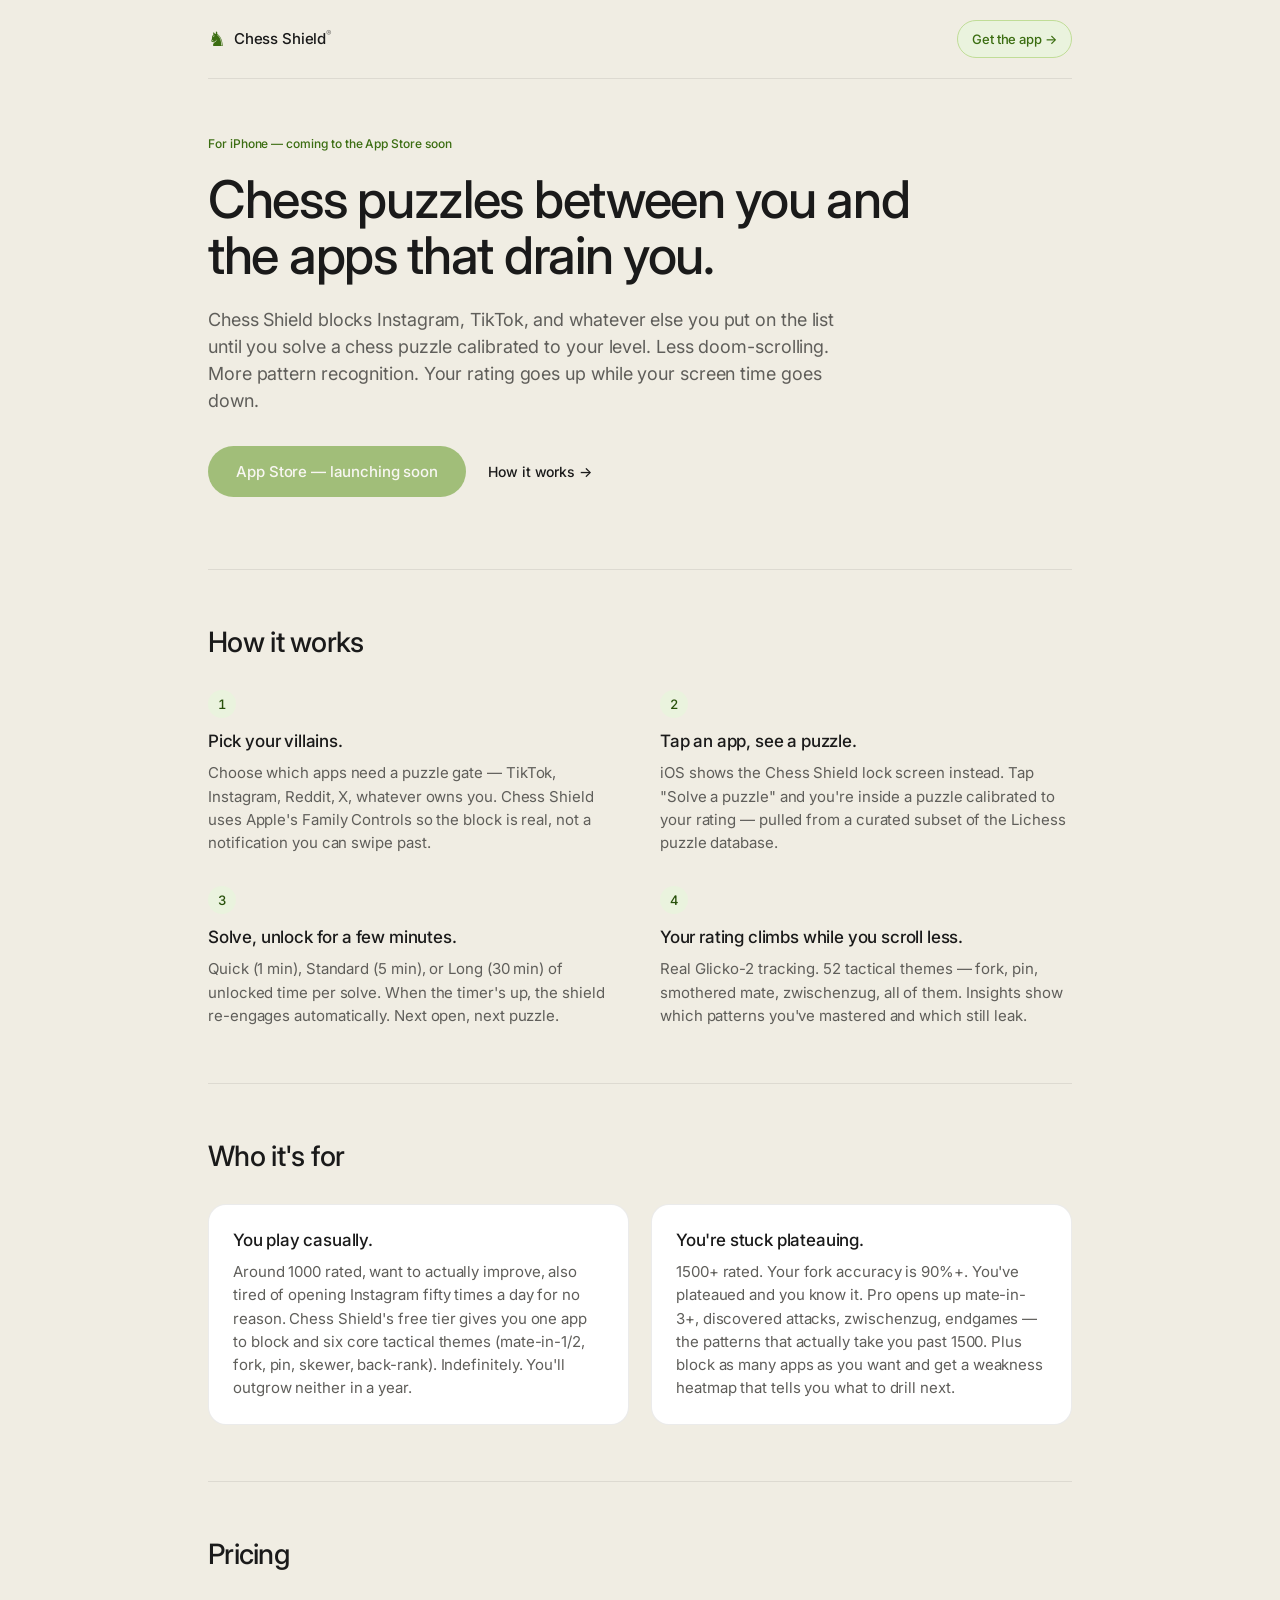
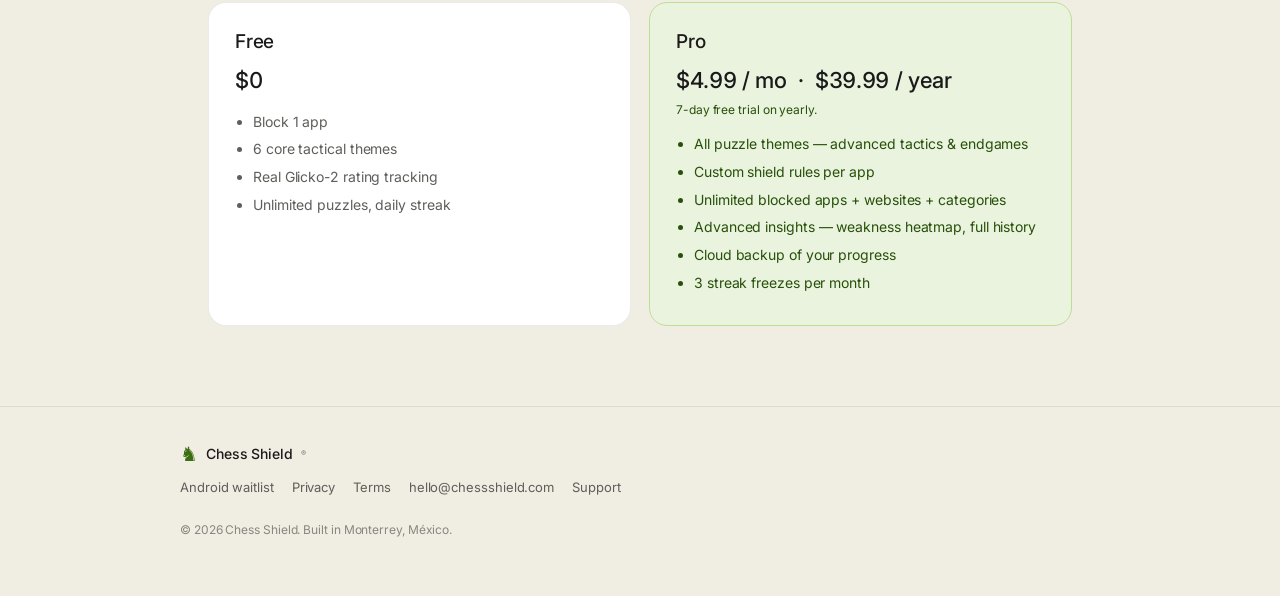
<file: index.html>
<!DOCTYPE html>
<html lang="en">
<head>
<meta charset="UTF-8" />
<meta name="viewport" content="width=device-width, initial-scale=1.0" />
<title>Chess Shield — Chess puzzles between you and the apps that drain you</title>
<meta name="description" content="Chess Shield blocks distracting apps until you solve a chess puzzle calibrated to your level. Less scrolling, more pattern recognition." />
<meta name="theme-color" content="#F0EDE3" />

<meta property="og:title" content="Chess Shield" />
<meta property="og:description" content="Chess puzzles between you and the apps that drain you." />
<meta property="og:type" content="website" />
<meta property="og:url" content="https://chessshield.com" />
<meta name="twitter:card" content="summary_large_image" />

<link rel="icon" href="/favicon.png" />
<link rel="preconnect" href="https://fonts.googleapis.com" />
<link rel="preconnect" href="https://fonts.gstatic.com" crossorigin />
<link href="https://fonts.googleapis.com/css2?family=Inter:wght@400;500&display=swap" rel="stylesheet" />
<link rel="stylesheet" href="/styles.css" />
</head>
<body>
<header class="brand">
  <a href="/" class="brandmark">
    <span class="knight">♞</span>
    <span class="wordmark">Chess Shield<sup>®</sup></span>
  </a>
  <a href="#download" class="cta-mini">Get the app →</a>
</header>

<main>
  <section class="hero">
    <p class="eyebrow">For iPhone — coming to the App Store soon</p>
    <h1>Chess puzzles between you and the apps that drain you.</h1>
    <p class="lede">
      Chess Shield blocks Instagram, TikTok, and whatever else you put on the list until you solve a chess puzzle calibrated to your level. Less doom-scrolling. More pattern recognition. Your rating goes up while your screen time goes down.
    </p>
    <div class="hero-ctas">
      <a id="download" href="#" class="cta-primary" aria-disabled="true">App Store — launching soon</a>
      <a href="#how" class="cta-secondary">How it works →</a>
    </div>
  </section>

  <section id="how" class="how">
    <h2>How it works</h2>
    <div class="steps">
      <article>
        <div class="step-num">1</div>
        <h3>Pick your villains.</h3>
        <p>Choose which apps need a puzzle gate — TikTok, Instagram, Reddit, X, whatever owns you. Chess Shield uses Apple's Family Controls so the block is real, not a notification you can swipe past.</p>
      </article>
      <article>
        <div class="step-num">2</div>
        <h3>Tap an app, see a puzzle.</h3>
        <p>iOS shows the Chess Shield lock screen instead. Tap "Solve a puzzle" and you're inside a puzzle calibrated to your rating — pulled from a curated subset of the Lichess puzzle database.</p>
      </article>
      <article>
        <div class="step-num">3</div>
        <h3>Solve, unlock for a few minutes.</h3>
        <p>Quick (1 min), Standard (5 min), or Long (30 min) of unlocked time per solve. When the timer's up, the shield re-engages automatically. Next open, next puzzle.</p>
      </article>
      <article>
        <div class="step-num">4</div>
        <h3>Your rating climbs while you scroll less.</h3>
        <p>Real Glicko-2 tracking. 52 tactical themes — fork, pin, smothered mate, zwischenzug, all of them. Insights show which patterns you've mastered and which still leak.</p>
      </article>
    </div>
  </section>

  <section class="for-who">
    <h2>Who it's for</h2>
    <div class="cards">
      <article class="who">
        <h3>You play casually.</h3>
        <p>Around 1000 rated, want to actually improve, also tired of opening Instagram fifty times a day for no reason. Chess Shield's free tier gives you one app to block and six core tactical themes (mate-in-1/2, fork, pin, skewer, back-rank). Indefinitely. You'll outgrow neither in a year.</p>
      </article>
      <article class="who">
        <h3>You're stuck plateauing.</h3>
        <p>1500+ rated. Your fork accuracy is 90%+. You've plateaued and you know it. Pro opens up mate-in-3+, discovered attacks, zwischenzug, endgames — the patterns that actually take you past 1500. Plus block as many apps as you want and get a weakness heatmap that tells you what to drill next.</p>
      </article>
    </div>
  </section>

  <section class="pricing">
    <h2>Pricing</h2>
    <div class="plans">
      <article class="plan">
        <h3>Free</h3>
        <p class="price">$0</p>
        <ul>
          <li>Block 1 app</li>
          <li>6 core tactical themes</li>
          <li>Real Glicko-2 rating tracking</li>
          <li>Unlimited puzzles, daily streak</li>
        </ul>
      </article>
      <article class="plan plan-featured">
        <h3>Pro</h3>
        <p class="price">$4.99 / mo &nbsp;·&nbsp; $39.99 / year</p>
        <p class="trial">7-day free trial on yearly.</p>
        <ul>
          <li>All puzzle themes — advanced tactics &amp; endgames</li>
          <li>Custom shield rules per app</li>
          <li>Unlimited blocked apps + websites + categories</li>
          <li>Advanced insights — weakness heatmap, full history</li>
          <li>Cloud backup of your progress</li>
          <li>3 streak freezes per month</li>
        </ul>
      </article>
    </div>
  </section>
</main>

<footer>
  <div class="footer-inner">
    <div class="footer-brand">
      <span class="knight">♞</span> Chess Shield<sup>®</sup>
    </div>
    <nav>
      <a href="/android">Android waitlist</a>
      <a href="/privacy.html">Privacy</a>
      <a href="/terms.html">Terms</a>
      <a href="mailto:hello@chessshield.com">hello@chessshield.com</a>
      <a href="mailto:support@chessshield.com">Support</a>
    </nav>
    <p class="footnote">© 2026 Chess Shield. Built in Monterrey, México.</p>
  </div>
</footer>
</body>
</html>
</file>
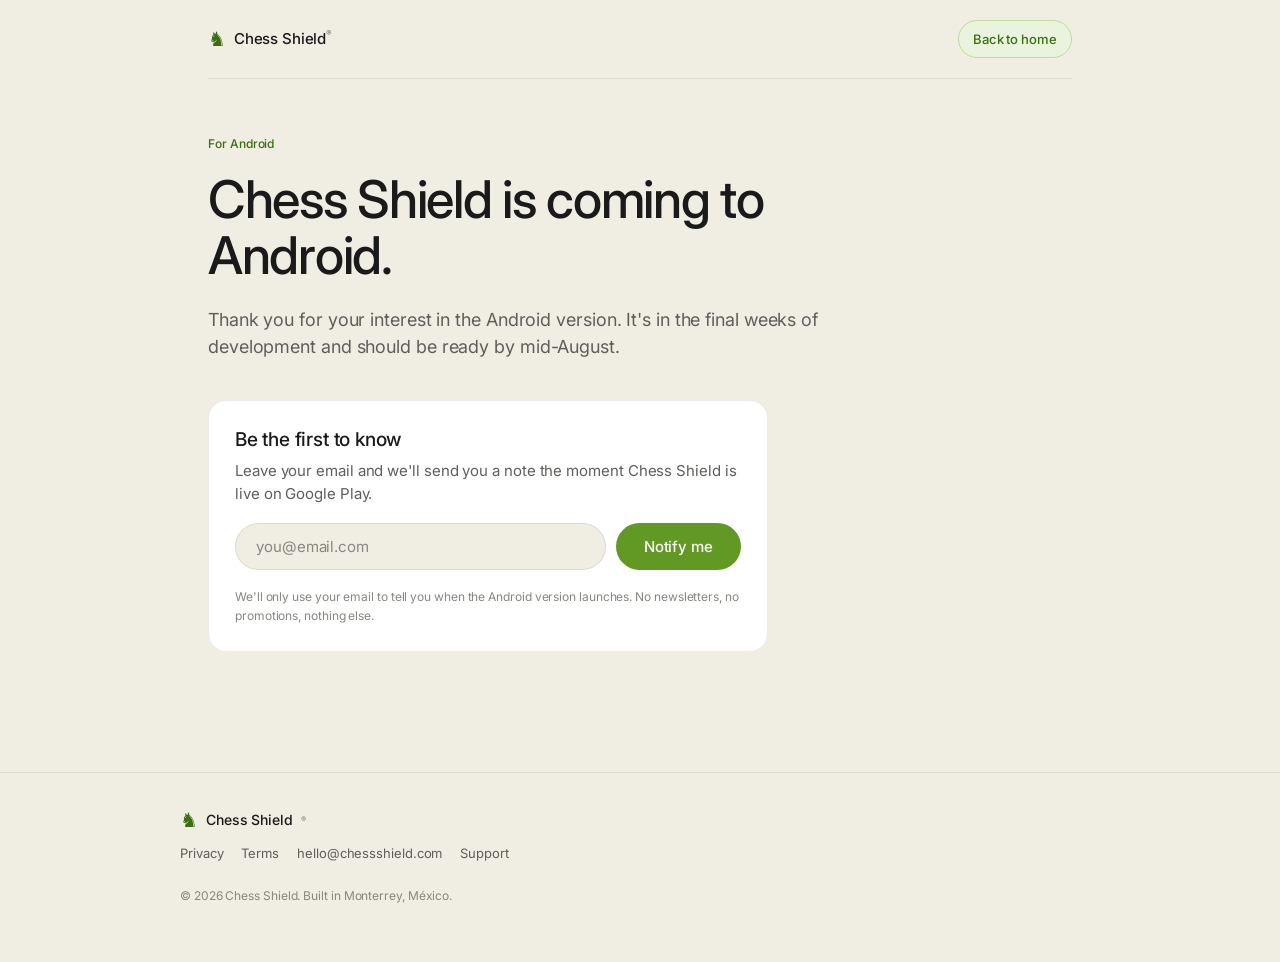
<file: android.html>
<!DOCTYPE html>
<html lang="en">
<head>
<meta charset="UTF-8" />
<meta name="viewport" content="width=device-width, initial-scale=1.0" />
<title>Chess Shield for Android</title>
<meta name="description" content="Chess Shield is coming to Android. Join the waitlist and be the first to know when it lands on Google Play." />
<meta name="theme-color" content="#F0EDE3" />

<meta property="og:title" content="Chess Shield for Android" />
<meta property="og:description" content="The Android version is almost here. Join the waitlist and be the first to know when it lands on Google Play." />
<meta property="og:type" content="website" />
<meta property="og:url" content="https://chessshield.com/android" />
<meta name="twitter:card" content="summary" />

<link rel="icon" href="/favicon.png" />
<link rel="preconnect" href="https://fonts.googleapis.com" />
<link rel="preconnect" href="https://fonts.gstatic.com" crossorigin />
<link href="https://fonts.googleapis.com/css2?family=Inter:wght@400;500&display=swap" rel="stylesheet" />
<link rel="stylesheet" href="/styles.css" />
</head>
<body>
<header class="brand">
  <a href="/" class="brandmark">
    <span class="knight">♞</span>
    <span class="wordmark">Chess Shield<sup>®</sup></span>
  </a>
  <a href="/" class="cta-mini">Back to home</a>
</header>

<main>
  <section class="hero waitlist-hero">
    <p class="eyebrow">For Android</p>
    <h1>Chess Shield is coming to Android.</h1>
    <p class="lede">
      Thank you for your interest in the Android version. It's in the final weeks of development and should be ready by mid-August.
    </p>

    <div class="waitlist-card">
      <h3>Be the first to know</h3>
      <p class="waitlist-sub">Leave your email and we'll send you a note the moment Chess Shield is live on Google Play.</p>

      <form id="waitlist-form" novalidate>
        <div class="waitlist-row">
          <input
            id="waitlist-email"
            type="email"
            name="email"
            inputmode="email"
            autocomplete="email"
            placeholder="you@email.com"
            required
          />
          <button type="submit" id="waitlist-btn" class="cta-primary">Notify me</button>
        </div>
        <input type="text" name="website" id="waitlist-hp" tabindex="-1" autocomplete="off" aria-hidden="true" />
        <p id="waitlist-msg" role="status"></p>
      </form>

      <p class="waitlist-disclaimer">
        We'll only use your email to tell you when the Android version launches. No newsletters, no promotions, nothing else.
      </p>
    </div>
  </section>
</main>

<footer>
  <div class="footer-inner">
    <div class="footer-brand">
      <span class="knight">♞</span> Chess Shield<sup>®</sup>
    </div>
    <nav>
      <a href="/privacy.html">Privacy</a>
      <a href="/terms.html">Terms</a>
      <a href="mailto:hello@chessshield.com">hello@chessshield.com</a>
      <a href="mailto:support@chessshield.com">Support</a>
    </nav>
    <p class="footnote">© 2026 Chess Shield. Built in Monterrey, México.</p>
  </div>
</footer>

<script>
(function () {
  var SUPABASE_URL = "https://fdcncihmrbhafcyqgysp.supabase.co";
  var SUPABASE_KEY = "sb_publishable_YHrhJwQeD06BjSwt-IzOwA_fPnNWzi8";

  var form = document.getElementById("waitlist-form");
  var emailInput = document.getElementById("waitlist-email");
  var honeypot = document.getElementById("waitlist-hp");
  var btn = document.getElementById("waitlist-btn");
  var msg = document.getElementById("waitlist-msg");

  function setMessage(text, kind) {
    msg.textContent = text;
    msg.className = kind || "";
  }

  form.addEventListener("submit", function (e) {
    e.preventDefault();

    // Bots fill every field; humans never see this one.
    if (honeypot.value) return;

    var email = emailInput.value.trim().toLowerCase();
    if (!/^[^\s@]+@[^\s@]+\.[^\s@]{2,}$/.test(email)) {
      setMessage("That doesn't look like a valid email. Mind checking it?", "msg-error");
      return;
    }

    btn.disabled = true;
    setMessage("Adding you to the list…", "");

    fetch(SUPABASE_URL + "/rest/v1/android_waitlist", {
      method: "POST",
      headers: {
        "Content-Type": "application/json",
        apikey: SUPABASE_KEY,
        Authorization: "Bearer " + SUPABASE_KEY,
        Prefer: "return=minimal",
      },
      body: JSON.stringify({ email: email, source: "chessshield.com/android" }),
    })
      .then(function (res) {
        if (res.ok) {
          form.querySelector(".waitlist-row").style.display = "none";
          setMessage("You're on the list. We'll email you the moment Chess Shield lands on Google Play.", "msg-success");
        } else if (res.status === 409) {
          form.querySelector(".waitlist-row").style.display = "none";
          setMessage("Looks like you're already on the list. We'll keep you posted.", "msg-success");
        } else {
          btn.disabled = false;
          setMessage("Something went wrong on our end. Please try again in a moment.", "msg-error");
        }
      })
      .catch(function () {
        btn.disabled = false;
        setMessage("Couldn't reach the server. Please check your connection and try again.", "msg-error");
      });
  });
})();
</script>
</body>
</html>
</file>
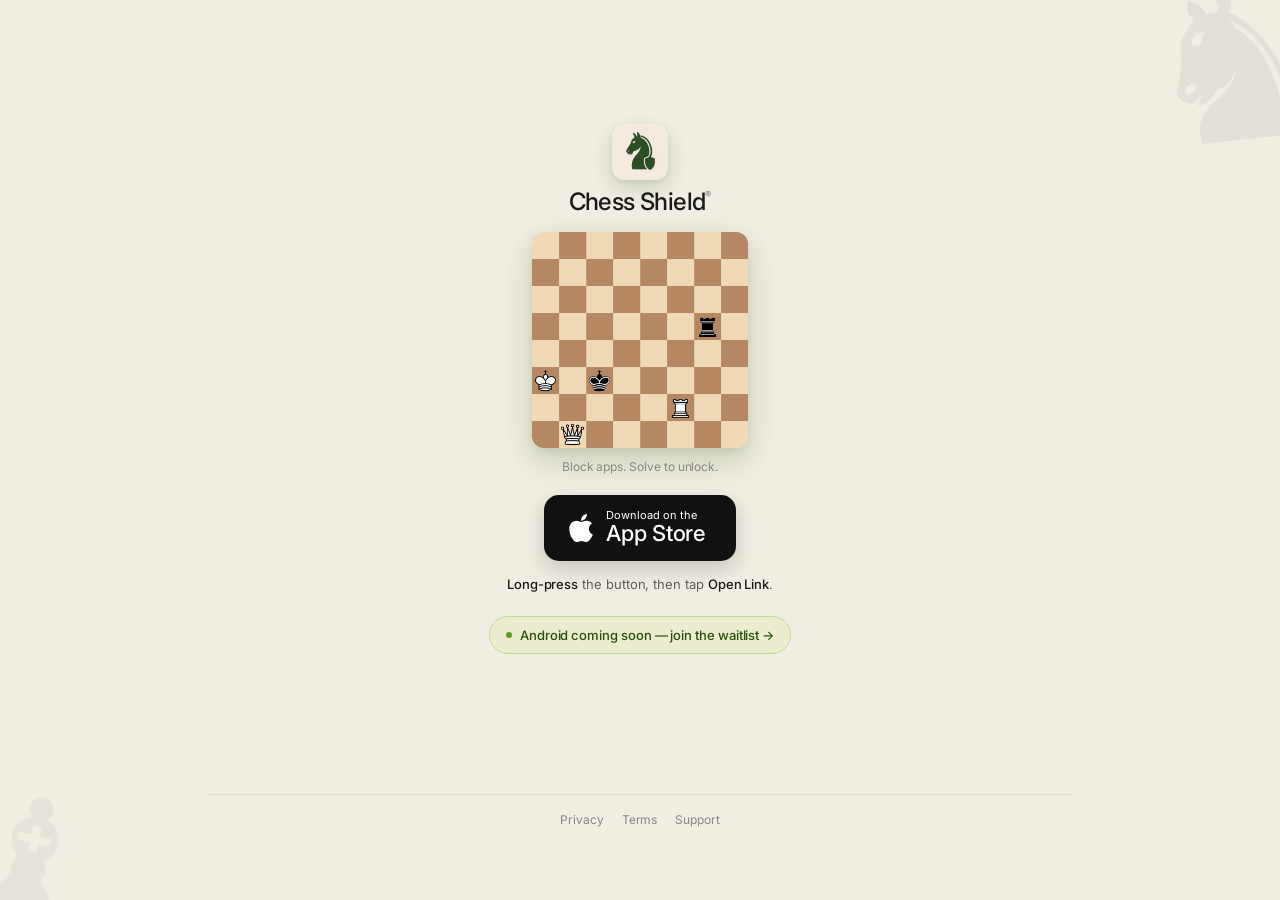
<file: download.html>
<!DOCTYPE html>
<html lang="en">
<head>
<meta charset="UTF-8" />
<meta name="viewport" content="width=device-width, initial-scale=1.0, viewport-fit=cover" />
<title>Download Chess Shield</title>
<meta name="description" content="Get Chess Shield on the App Store. Chess puzzles between you and the apps that drain you." />
<meta name="theme-color" content="#F0EDE3" />

<meta property="og:title" content="Download Chess Shield" />
<meta property="og:description" content="Chess puzzles between you and the apps that drain you." />
<meta property="og:type" content="website" />
<meta property="og:url" content="https://chessshield.com/download" />
<meta property="og:image" content="https://chessshield.com/assets/app-icon.png" />

<link rel="icon" href="/favicon.png" />
<link rel="apple-touch-icon" href="/assets/app-icon.png" />
<link rel="preconnect" href="https://fonts.googleapis.com" />
<link rel="preconnect" href="https://fonts.gstatic.com" crossorigin />
<link href="https://fonts.googleapis.com/css2?family=Inter:wght@400;500&display=swap" rel="stylesheet" />
<link rel="stylesheet" href="/styles.css?v=4" />
</head>
<body class="download-body">

<span class="wm wm-knight" aria-hidden="true">♞</span>
<span class="wm wm-bishop" aria-hidden="true">♝</span>

<main class="download">
  <div class="download-inner">

    <div class="app-identity">
      <img class="app-icon" src="/assets/app-icon.png" alt="Chess Shield app icon" width="76" height="76" />
      <span class="app-name">Chess Shield<sup>®</sup></span>
    </div>

    <figure class="board-figure">
      <img class="board-img" src="/assets/board.png" alt="A chess puzzle from Chess Shield" width="216" height="216" />
      <figcaption>Block apps. Solve to unlock.</figcaption>
    </figure>

    <a class="appstore-badge" href="https://apps.apple.com/app/chess-shield/id6772290132" aria-label="Download on the App Store">
      <svg class="apple-logo" viewBox="0 0 384 512" aria-hidden="true" focusable="false">
        <path fill="currentColor" d="M318.7 268.7c-.2-36.7 16.4-64.4 50-84.8-18.8-26.9-47.2-41.7-84.7-44.6-35.5-2.8-74.3 20.7-88.5 20.7-15 0-49.4-19.7-76.4-19.7C63.3 141.2 4 184.8 4 273.5q0 39.3 14.4 81.2c12.8 36.7 59 126.7 107.2 125.2 25.2-.6 43-17.9 75.8-17.9 31.8 0 48.3 17.9 76.4 17.9 48.6-.7 90.4-82.5 102.6-119.3-65.2-30.7-61.7-90-61.7-91.9zm-56.6-164.2c27.3-32.4 24.8-61.9 24-72.5-24.1 1.4-52 16.4-67.9 34.9-17.5 19.8-27.8 44.3-25.6 71.9 26.1 2 49.9-11.4 69.5-34.3z"/>
      </svg>
      <span class="badge-text">
        <span class="badge-small">Download on the</span>
        <span class="badge-big">App Store</span>
      </span>
    </a>

    <p class="press-hint"><strong>Long-press</strong> the button, then tap <strong>Open&nbsp;Link</strong>.</p>

    <a class="android-chip" href="/android">
      <span class="android-dot"></span>
      Android coming soon — join the&nbsp;waitlist&nbsp;→
    </a>
  </div>

  <footer class="download-footer">
    <nav>
      <a href="/privacy.html">Privacy</a>
      <a href="/terms.html">Terms</a>
      <a href="mailto:support@chessshield.com">Support</a>
    </nav>
  </footer>
</main>

</body>
</html>
</file>
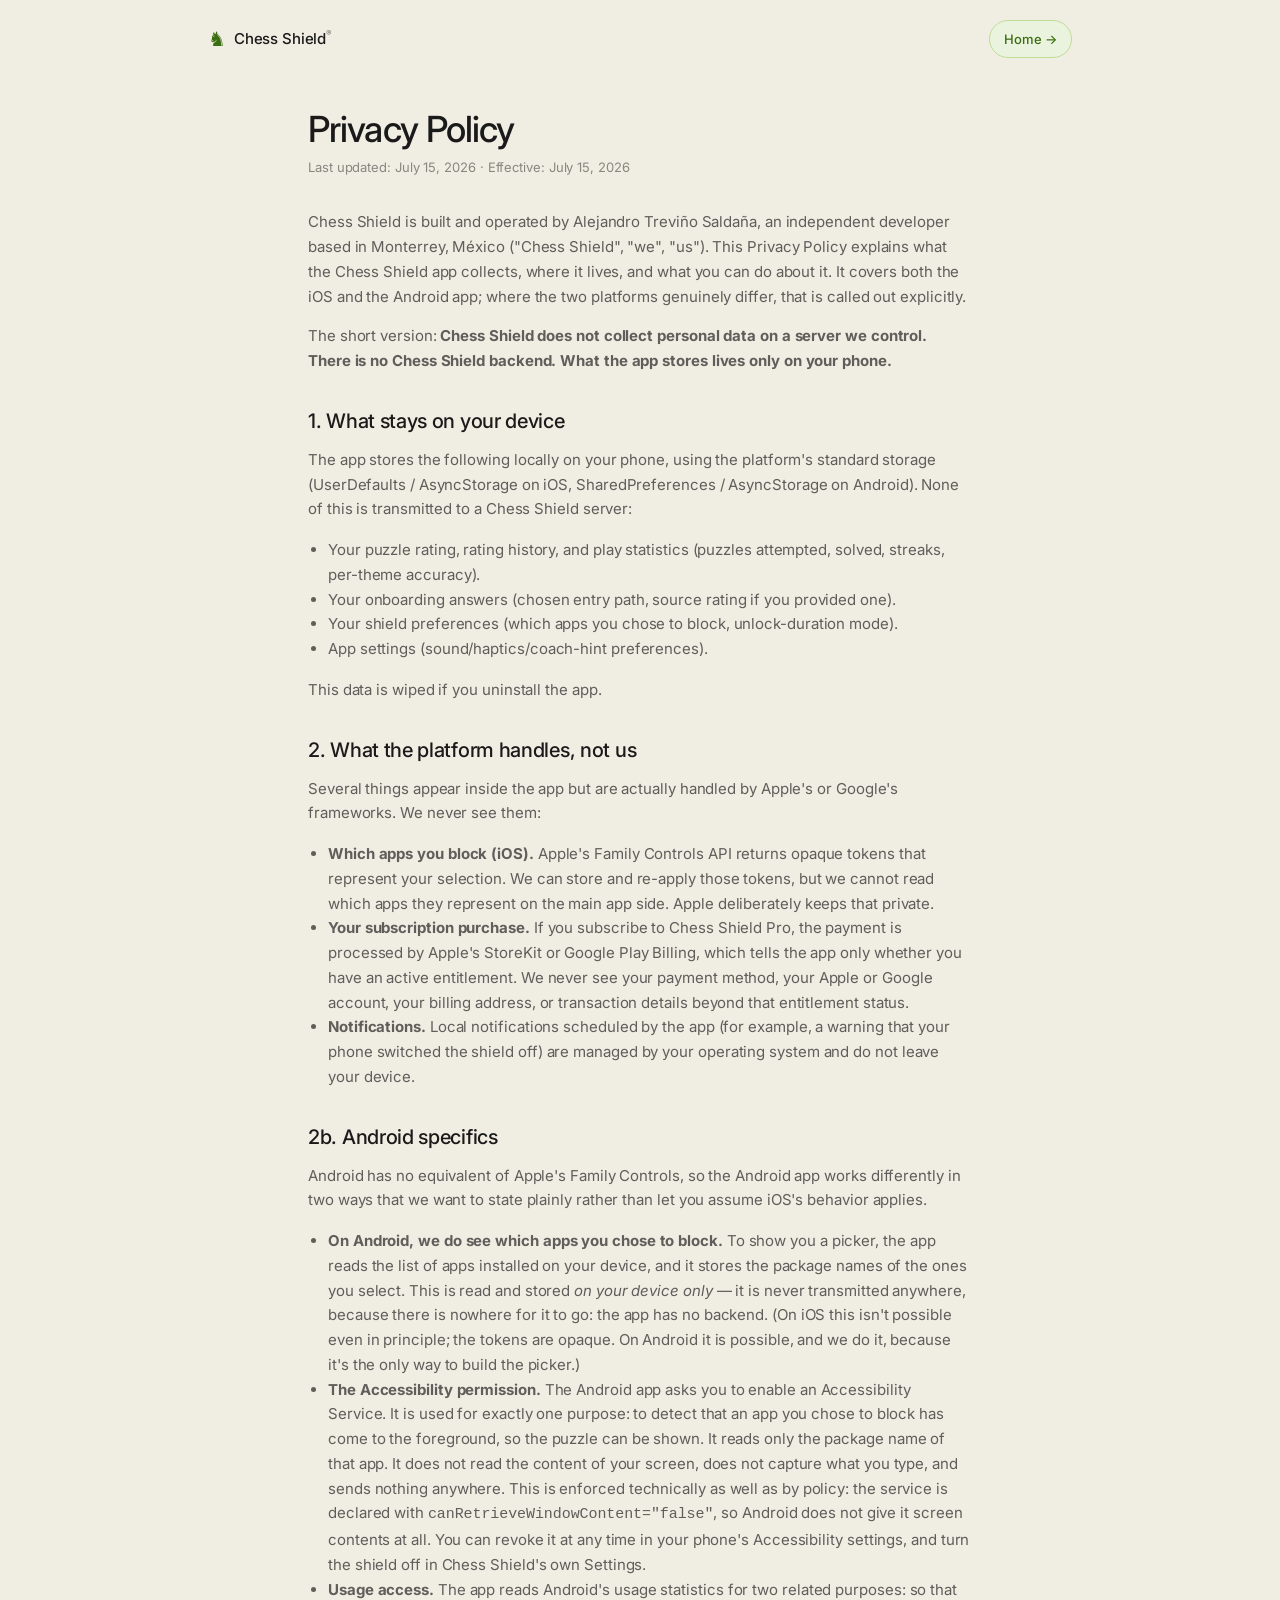
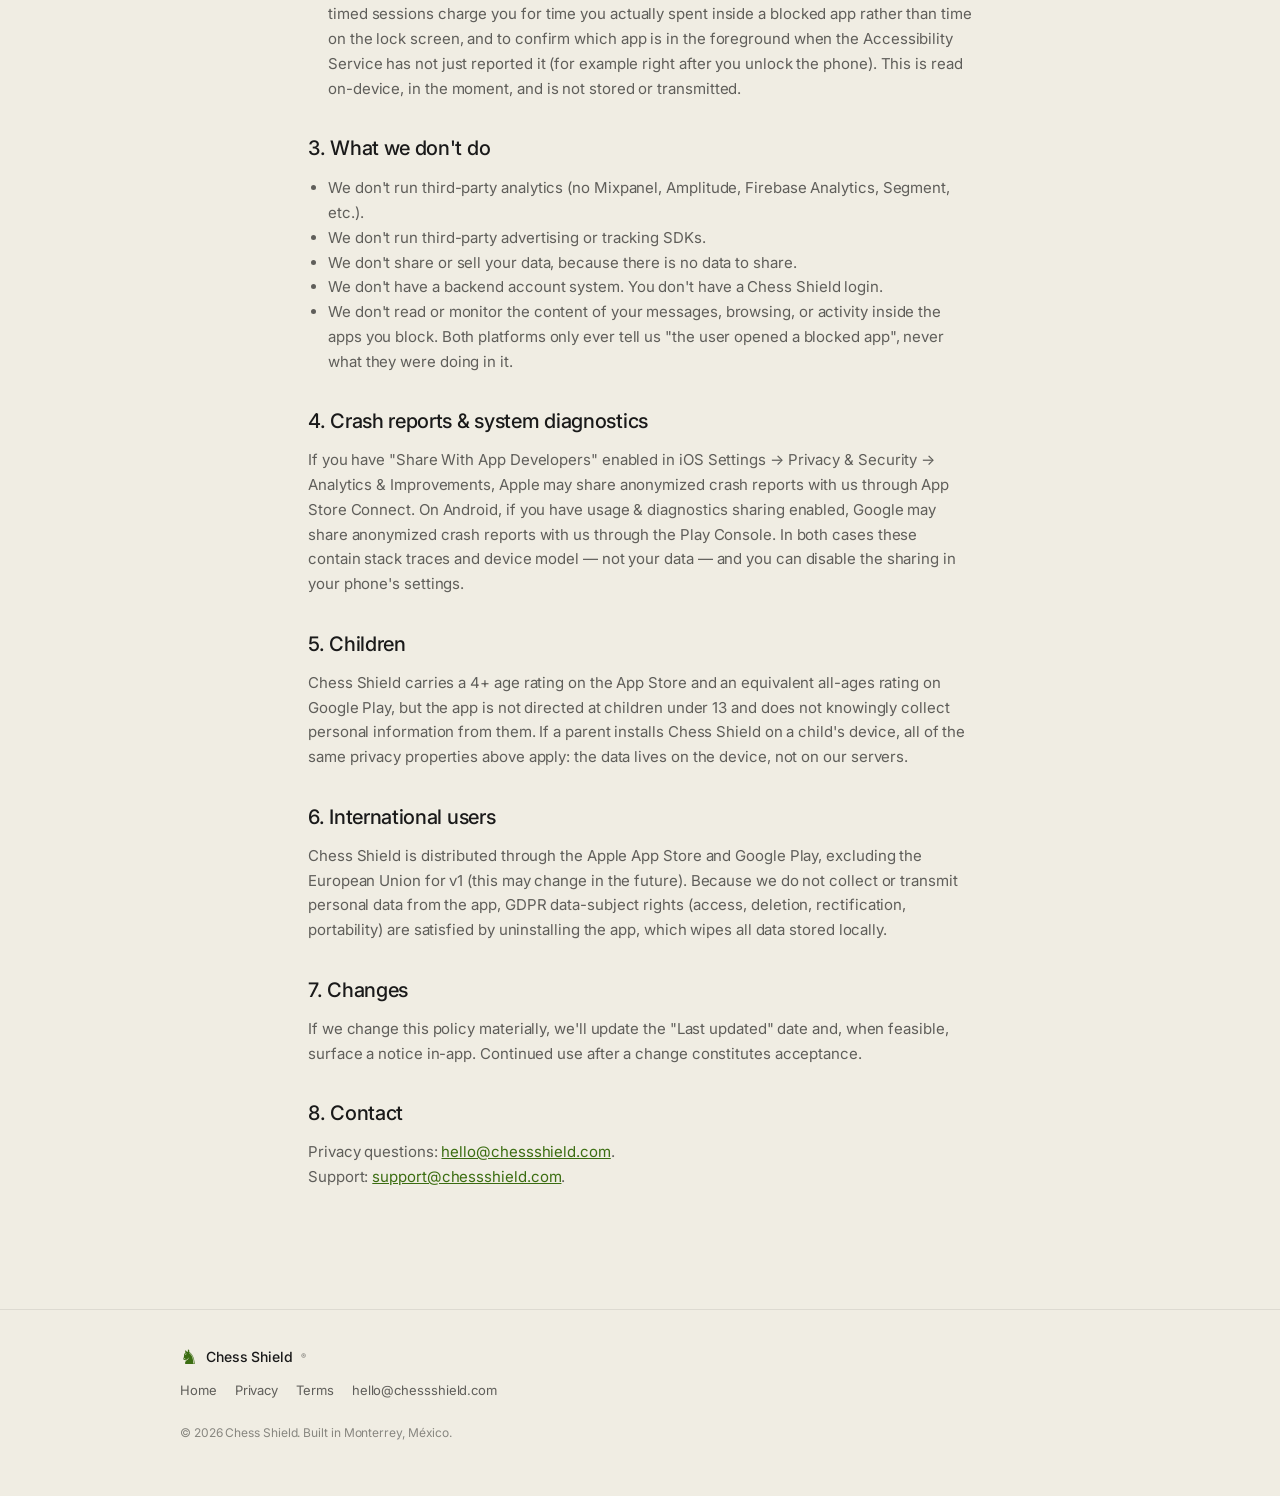
<file: privacy.html>
<!DOCTYPE html>
<html lang="en">
<head>
<meta charset="UTF-8" />
<meta name="viewport" content="width=device-width, initial-scale=1.0" />
<title>Privacy Policy — Chess Shield</title>
<meta name="theme-color" content="#F0EDE3" />
<link rel="preconnect" href="https://fonts.googleapis.com" />
<link rel="preconnect" href="https://fonts.gstatic.com" crossorigin />
<link href="https://fonts.googleapis.com/css2?family=Inter:wght@400;500&display=swap" rel="stylesheet" />
<link rel="stylesheet" href="/styles.css" />
</head>
<body>
<header class="brand">
  <a href="/" class="brandmark">
    <span class="knight">♞</span>
    <span class="wordmark">Chess Shield<sup>®</sup></span>
  </a>
  <a href="/" class="cta-mini">Home →</a>
</header>

<article class="legal">
  <h1>Privacy Policy</h1>
  <p class="meta">Last updated: July 15, 2026 · Effective: July 15, 2026</p>

  <p>
    Chess Shield is built and operated by Alejandro Treviño Saldaña, an independent developer based in Monterrey, México ("Chess Shield", "we", "us"). This Privacy Policy explains what the Chess Shield app collects, where it lives, and what you can do about it. It covers both the iOS and the Android app; where the two platforms genuinely differ, that is called out explicitly.
  </p>
  <p>
    The short version: <strong>Chess Shield does not collect personal data on a server we control. There is no Chess Shield backend. What the app stores lives only on your phone.</strong>
  </p>

  <h2>1. What stays on your device</h2>
  <p>The app stores the following locally on your phone, using the platform's standard storage (UserDefaults / AsyncStorage on iOS, SharedPreferences / AsyncStorage on Android). None of this is transmitted to a Chess Shield server:</p>
  <ul>
    <li>Your puzzle rating, rating history, and play statistics (puzzles attempted, solved, streaks, per-theme accuracy).</li>
    <li>Your onboarding answers (chosen entry path, source rating if you provided one).</li>
    <li>Your shield preferences (which apps you chose to block, unlock-duration mode).</li>
    <li>App settings (sound/haptics/coach-hint preferences).</li>
  </ul>
  <p>This data is wiped if you uninstall the app.</p>

  <h2>2. What the platform handles, not us</h2>
  <p>Several things appear inside the app but are actually handled by Apple's or Google's frameworks. We never see them:</p>
  <ul>
    <li><strong>Which apps you block (iOS).</strong> Apple's Family Controls API returns opaque tokens that represent your selection. We can store and re-apply those tokens, but we cannot read which apps they represent on the main app side. Apple deliberately keeps that private.</li>
    <li><strong>Your subscription purchase.</strong> If you subscribe to Chess Shield Pro, the payment is processed by Apple's StoreKit or Google Play Billing, which tells the app only whether you have an active entitlement. We never see your payment method, your Apple or Google account, your billing address, or transaction details beyond that entitlement status.</li>
    <li><strong>Notifications.</strong> Local notifications scheduled by the app (for example, a warning that your phone switched the shield off) are managed by your operating system and do not leave your device.</li>
  </ul>

  <h2>2b. Android specifics</h2>
  <p>
    Android has no equivalent of Apple's Family Controls, so the Android app works differently in two ways that we want to state plainly rather than let you assume iOS's behavior applies.
  </p>
  <ul>
    <li>
      <strong>On Android, we do see which apps you chose to block.</strong> To show you a picker, the app reads the list of apps installed on your device, and it stores the package names of the ones you select. This is read and stored <em>on your device only</em> — it is never transmitted anywhere, because there is nowhere for it to go: the app has no backend. (On iOS this isn't possible even in principle; the tokens are opaque. On Android it is possible, and we do it, because it's the only way to build the picker.)
    </li>
    <li>
      <strong>The Accessibility permission.</strong> The Android app asks you to enable an Accessibility Service. It is used for exactly one purpose: to detect that an app you chose to block has come to the foreground, so the puzzle can be shown. It reads only the package name of that app. It does not read the content of your screen, does not capture what you type, and sends nothing anywhere. This is enforced technically as well as by policy: the service is declared with <code>canRetrieveWindowContent="false"</code>, so Android does not give it screen contents at all. You can revoke it at any time in your phone's Accessibility settings, and turn the shield off in Chess Shield's own Settings.
    </li>
    <li>
      <strong>Usage access.</strong> The app reads Android's usage statistics for two related purposes: so that timed sessions charge you for time you actually spent inside a blocked app rather than time on the lock screen, and to confirm which app is in the foreground when the Accessibility Service has not just reported it (for example right after you unlock the phone). This is read on-device, in the moment, and is not stored or transmitted.
    </li>
  </ul>

  <h2>3. What we don't do</h2>
  <ul>
    <li>We don't run third-party analytics (no Mixpanel, Amplitude, Firebase Analytics, Segment, etc.).</li>
    <li>We don't run third-party advertising or tracking SDKs.</li>
    <li>We don't share or sell your data, because there is no data to share.</li>
    <li>We don't have a backend account system. You don't have a Chess Shield login.</li>
    <li>We don't read or monitor the content of your messages, browsing, or activity inside the apps you block. Both platforms only ever tell us "the user opened a blocked app", never what they were doing in it.</li>
  </ul>

  <h2>4. Crash reports &amp; system diagnostics</h2>
  <p>
    If you have "Share With App Developers" enabled in iOS Settings → Privacy &amp; Security → Analytics &amp; Improvements, Apple may share anonymized crash reports with us through App Store Connect. On Android, if you have usage &amp; diagnostics sharing enabled, Google may share anonymized crash reports with us through the Play Console. In both cases these contain stack traces and device model — not your data — and you can disable the sharing in your phone's settings.
  </p>

  <h2>5. Children</h2>
  <p>
    Chess Shield carries a 4+ age rating on the App Store and an equivalent all-ages rating on Google Play, but the app is not directed at children under 13 and does not knowingly collect personal information from them. If a parent installs Chess Shield on a child's device, all of the same privacy properties above apply: the data lives on the device, not on our servers.
  </p>

  <h2>6. International users</h2>
  <p>
    Chess Shield is distributed through the Apple App Store and Google Play, excluding the European Union for v1 (this may change in the future). Because we do not collect or transmit personal data from the app, GDPR data-subject rights (access, deletion, rectification, portability) are satisfied by uninstalling the app, which wipes all data stored locally.
  </p>

  <h2>7. Changes</h2>
  <p>
    If we change this policy materially, we'll update the "Last updated" date and, when feasible, surface a notice in-app. Continued use after a change constitutes acceptance.
  </p>

  <h2>8. Contact</h2>
  <p>
    Privacy questions: <a href="mailto:hello@chessshield.com">hello@chessshield.com</a>.<br />
    Support: <a href="mailto:support@chessshield.com">support@chessshield.com</a>.
  </p>
</article>

<footer>
  <div class="footer-inner">
    <div class="footer-brand"><span class="knight">♞</span> Chess Shield<sup>®</sup></div>
    <nav>
      <a href="/">Home</a>
      <a href="/privacy.html">Privacy</a>
      <a href="/terms.html">Terms</a>
      <a href="mailto:hello@chessshield.com">hello@chessshield.com</a>
    </nav>
    <p class="footnote">© 2026 Chess Shield. Built in Monterrey, México.</p>
  </div>
</footer>
</body>
</html>
</file>
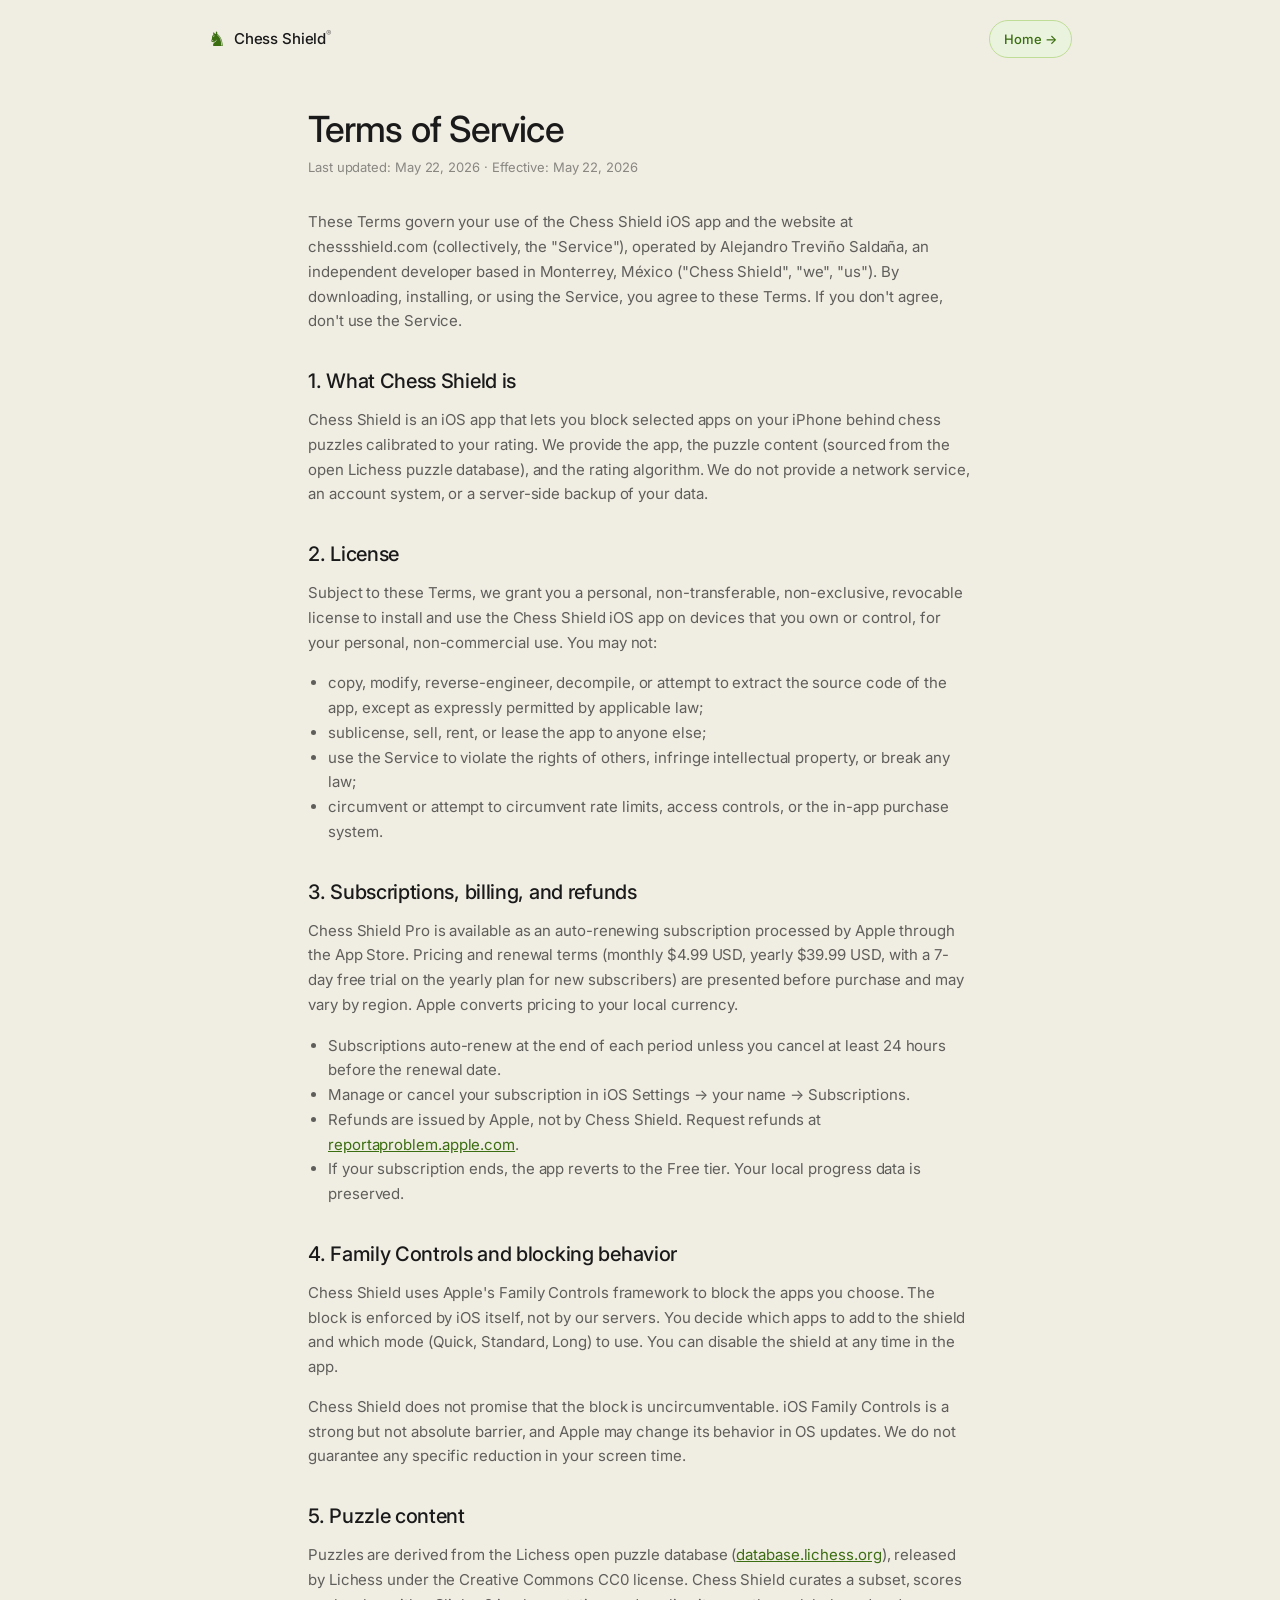
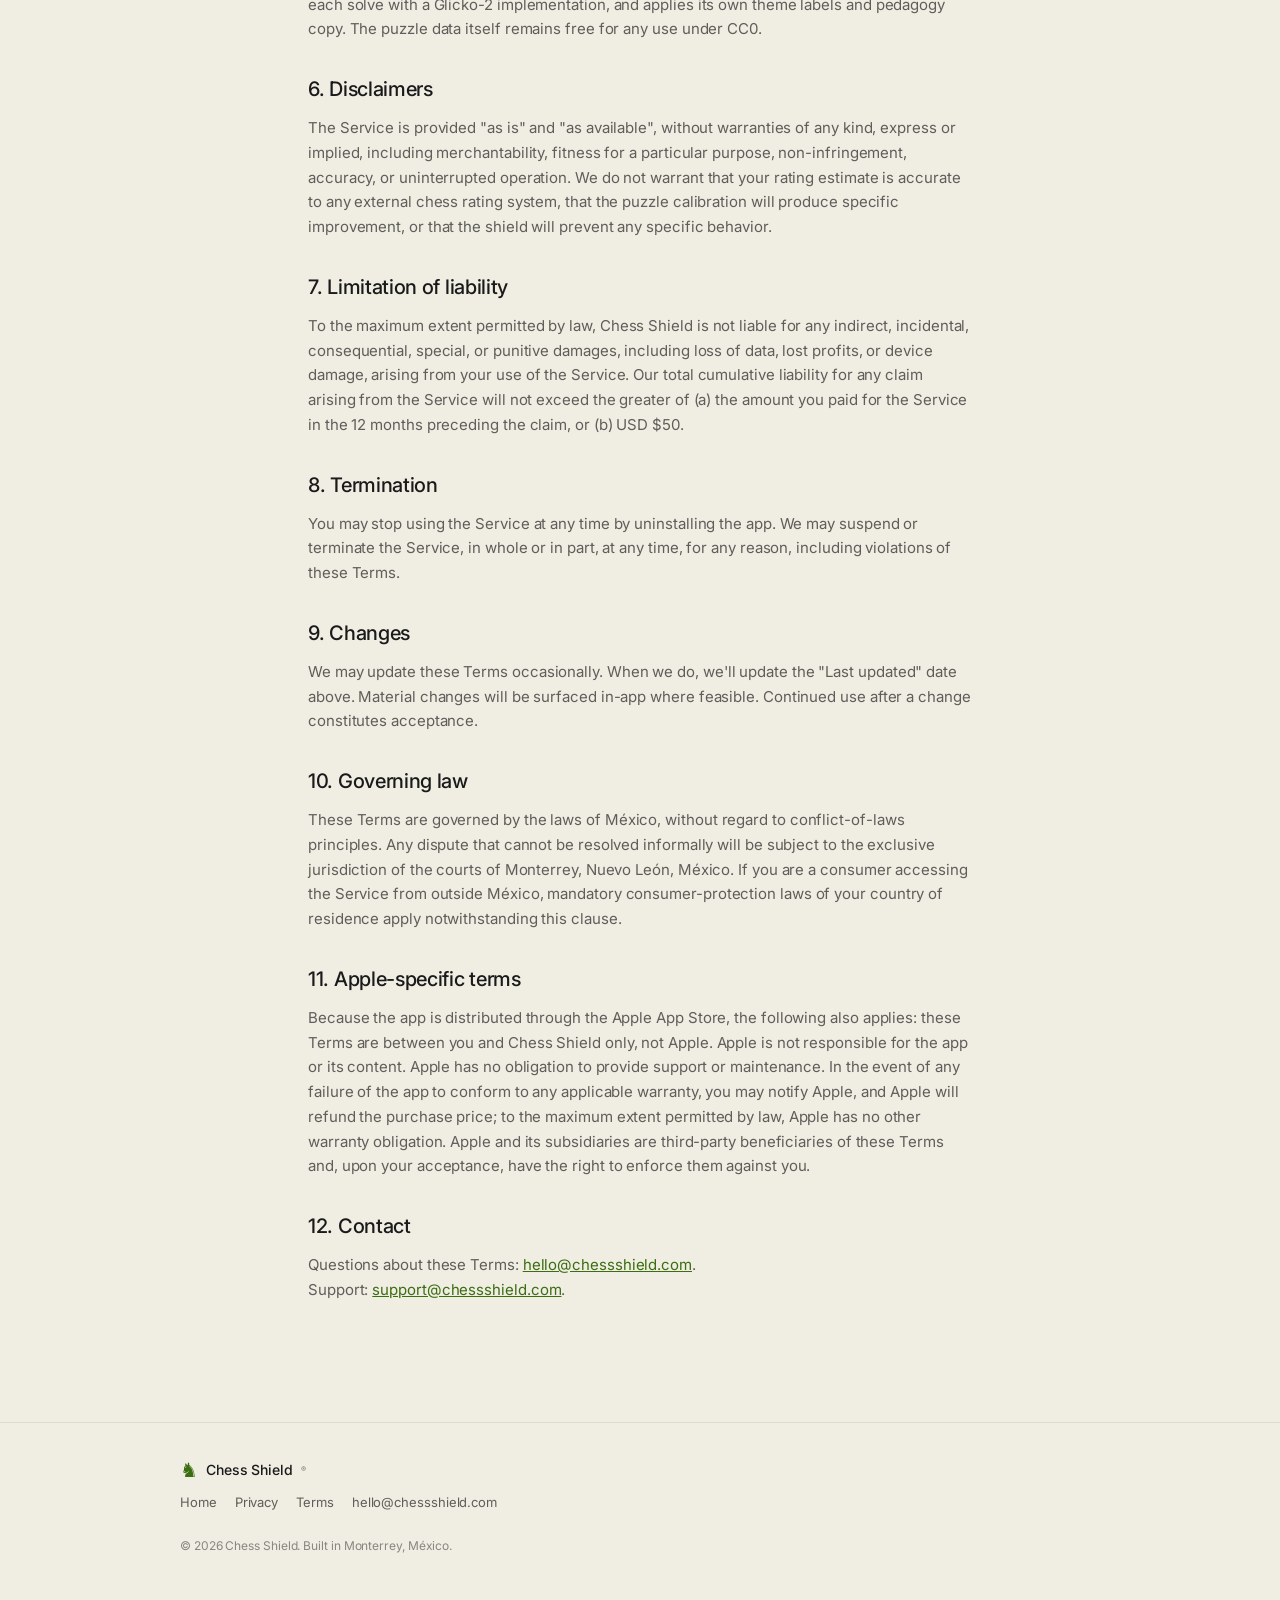
<file: terms.html>
<!DOCTYPE html>
<html lang="en">
<head>
<meta charset="UTF-8" />
<meta name="viewport" content="width=device-width, initial-scale=1.0" />
<title>Terms of Service — Chess Shield</title>
<meta name="theme-color" content="#F0EDE3" />
<link rel="preconnect" href="https://fonts.googleapis.com" />
<link rel="preconnect" href="https://fonts.gstatic.com" crossorigin />
<link href="https://fonts.googleapis.com/css2?family=Inter:wght@400;500&display=swap" rel="stylesheet" />
<link rel="stylesheet" href="/styles.css" />
</head>
<body>
<header class="brand">
  <a href="/" class="brandmark">
    <span class="knight">♞</span>
    <span class="wordmark">Chess Shield<sup>®</sup></span>
  </a>
  <a href="/" class="cta-mini">Home →</a>
</header>

<article class="legal">
  <h1>Terms of Service</h1>
  <p class="meta">Last updated: May 22, 2026 · Effective: May 22, 2026</p>

  <p>
    These Terms govern your use of the Chess Shield iOS app and the website at chessshield.com (collectively, the "Service"), operated by Alejandro Treviño Saldaña, an independent developer based in Monterrey, México ("Chess Shield", "we", "us"). By downloading, installing, or using the Service, you agree to these Terms. If you don't agree, don't use the Service.
  </p>

  <h2>1. What Chess Shield is</h2>
  <p>
    Chess Shield is an iOS app that lets you block selected apps on your iPhone behind chess puzzles calibrated to your rating. We provide the app, the puzzle content (sourced from the open Lichess puzzle database), and the rating algorithm. We do not provide a network service, an account system, or a server-side backup of your data.
  </p>

  <h2>2. License</h2>
  <p>
    Subject to these Terms, we grant you a personal, non-transferable, non-exclusive, revocable license to install and use the Chess Shield iOS app on devices that you own or control, for your personal, non-commercial use. You may not:
  </p>
  <ul>
    <li>copy, modify, reverse-engineer, decompile, or attempt to extract the source code of the app, except as expressly permitted by applicable law;</li>
    <li>sublicense, sell, rent, or lease the app to anyone else;</li>
    <li>use the Service to violate the rights of others, infringe intellectual property, or break any law;</li>
    <li>circumvent or attempt to circumvent rate limits, access controls, or the in-app purchase system.</li>
  </ul>

  <h2>3. Subscriptions, billing, and refunds</h2>
  <p>
    Chess Shield Pro is available as an auto-renewing subscription processed by Apple through the App Store. Pricing and renewal terms (monthly $4.99 USD, yearly $39.99 USD, with a 7-day free trial on the yearly plan for new subscribers) are presented before purchase and may vary by region. Apple converts pricing to your local currency.
  </p>
  <ul>
    <li>Subscriptions auto-renew at the end of each period unless you cancel at least 24 hours before the renewal date.</li>
    <li>Manage or cancel your subscription in iOS Settings → your name → Subscriptions.</li>
    <li>Refunds are issued by Apple, not by Chess Shield. Request refunds at <a href="https://reportaproblem.apple.com" rel="noopener noreferrer">reportaproblem.apple.com</a>.</li>
    <li>If your subscription ends, the app reverts to the Free tier. Your local progress data is preserved.</li>
  </ul>

  <h2>4. Family Controls and blocking behavior</h2>
  <p>
    Chess Shield uses Apple's Family Controls framework to block the apps you choose. The block is enforced by iOS itself, not by our servers. You decide which apps to add to the shield and which mode (Quick, Standard, Long) to use. You can disable the shield at any time in the app.
  </p>
  <p>
    Chess Shield does not promise that the block is uncircumventable. iOS Family Controls is a strong but not absolute barrier, and Apple may change its behavior in OS updates. We do not guarantee any specific reduction in your screen time.
  </p>

  <h2>5. Puzzle content</h2>
  <p>
    Puzzles are derived from the Lichess open puzzle database (<a href="https://database.lichess.org/" rel="noopener noreferrer">database.lichess.org</a>), released by Lichess under the Creative Commons CC0 license. Chess Shield curates a subset, scores each solve with a Glicko-2 implementation, and applies its own theme labels and pedagogy copy. The puzzle data itself remains free for any use under CC0.
  </p>

  <h2>6. Disclaimers</h2>
  <p>
    The Service is provided "as is" and "as available", without warranties of any kind, express or implied, including merchantability, fitness for a particular purpose, non-infringement, accuracy, or uninterrupted operation. We do not warrant that your rating estimate is accurate to any external chess rating system, that the puzzle calibration will produce specific improvement, or that the shield will prevent any specific behavior.
  </p>

  <h2>7. Limitation of liability</h2>
  <p>
    To the maximum extent permitted by law, Chess Shield is not liable for any indirect, incidental, consequential, special, or punitive damages, including loss of data, lost profits, or device damage, arising from your use of the Service. Our total cumulative liability for any claim arising from the Service will not exceed the greater of (a) the amount you paid for the Service in the 12 months preceding the claim, or (b) USD $50.
  </p>

  <h2>8. Termination</h2>
  <p>
    You may stop using the Service at any time by uninstalling the app. We may suspend or terminate the Service, in whole or in part, at any time, for any reason, including violations of these Terms.
  </p>

  <h2>9. Changes</h2>
  <p>
    We may update these Terms occasionally. When we do, we'll update the "Last updated" date above. Material changes will be surfaced in-app where feasible. Continued use after a change constitutes acceptance.
  </p>

  <h2>10. Governing law</h2>
  <p>
    These Terms are governed by the laws of México, without regard to conflict-of-laws principles. Any dispute that cannot be resolved informally will be subject to the exclusive jurisdiction of the courts of Monterrey, Nuevo León, México. If you are a consumer accessing the Service from outside México, mandatory consumer-protection laws of your country of residence apply notwithstanding this clause.
  </p>

  <h2>11. Apple-specific terms</h2>
  <p>
    Because the app is distributed through the Apple App Store, the following also applies: these Terms are between you and Chess Shield only, not Apple. Apple is not responsible for the app or its content. Apple has no obligation to provide support or maintenance. In the event of any failure of the app to conform to any applicable warranty, you may notify Apple, and Apple will refund the purchase price; to the maximum extent permitted by law, Apple has no other warranty obligation. Apple and its subsidiaries are third-party beneficiaries of these Terms and, upon your acceptance, have the right to enforce them against you.
  </p>

  <h2>12. Contact</h2>
  <p>
    Questions about these Terms: <a href="mailto:hello@chessshield.com">hello@chessshield.com</a>.<br />
    Support: <a href="mailto:support@chessshield.com">support@chessshield.com</a>.
  </p>
</article>

<footer>
  <div class="footer-inner">
    <div class="footer-brand"><span class="knight">♞</span> Chess Shield<sup>®</sup></div>
    <nav>
      <a href="/">Home</a>
      <a href="/privacy.html">Privacy</a>
      <a href="/terms.html">Terms</a>
      <a href="mailto:hello@chessshield.com">hello@chessshield.com</a>
    </nav>
    <p class="footnote">© 2026 Chess Shield. Built in Monterrey, México.</p>
  </div>
</footer>
</body>
</html>
</file>
<file: styles.css>
:root {
  --cream: #F0EDE3;
  --brand-green: #629924;
  --brand-green-dark: #3B6D11;
  --green-board-light: #EBECD0;
  --green-50: #EAF3DE;
  --green-border: #C0DD97;
  --green-800: #27500A;
  --pink-50: #FBEAF0;
  --text-primary: #1a1a1a;
  --text-secondary: #5F5E5A;
  --text-tertiary: #888780;
  --hairline: rgba(0,0,0,0.08);
  --max: 920px;
}

* { box-sizing: border-box; }

html, body {
  margin: 0;
  padding: 0;
  background: var(--cream);
  color: var(--text-primary);
  font-family: "Inter", -apple-system, BlinkMacSystemFont, "Segoe UI", sans-serif;
  font-weight: 400;
  -webkit-font-smoothing: antialiased;
  text-rendering: optimizeLegibility;
}

body {
  line-height: 1.55;
  letter-spacing: -0.005em;
  overflow-x: hidden;
}

a { color: inherit; text-decoration: none; }
a:hover { color: var(--brand-green-dark); }

sup {
  font-size: 0.55em;
  vertical-align: top;
  opacity: 0.5;
  letter-spacing: 0;
}

/* ---- HEADER ---- */
header.brand {
  display: flex;
  align-items: center;
  justify-content: space-between;
  padding: 20px 28px;
  max-width: var(--max);
  margin: 0 auto;
}

.brandmark {
  display: inline-flex;
  align-items: center;
  gap: 8px;
  font-weight: 500;
  font-size: 15px;
  letter-spacing: -0.01em;
  color: var(--text-primary);
}

.knight {
  color: var(--brand-green-dark);
  font-family: Georgia, "Times New Roman", serif;
  font-size: 20px;
  line-height: 1;
}

.wordmark { letter-spacing: -0.01em; }

.cta-mini {
  font-size: 13px;
  font-weight: 500;
  letter-spacing: -0.005em;
  color: var(--brand-green-dark);
  padding: 8px 14px;
  border-radius: 999px;
  border: 1px solid var(--green-border);
  background: var(--green-50);
  transition: background 120ms ease;
}
.cta-mini:hover { background: var(--green-board-light); color: var(--green-800); }

/* ---- HERO ---- */
main { max-width: var(--max); margin: 0 auto; padding: 0 28px; }

.hero {
  padding: 56px 0 72px;
}

.eyebrow {
  font-size: 12px;
  font-weight: 500;
  letter-spacing: -0.005em;
  color: var(--brand-green-dark);
  margin: 0 0 18px;
  text-transform: none;
}

h1 {
  font-size: clamp(34px, 5.5vw, 52px);
  font-weight: 500;
  letter-spacing: -0.025em;
  line-height: 1.08;
  margin: 0 0 22px;
  max-width: 720px;
}

.lede {
  font-size: 18px;
  line-height: 1.5;
  letter-spacing: -0.005em;
  color: var(--text-secondary);
  max-width: 640px;
  margin: 0 0 32px;
}

.hero-ctas {
  display: flex;
  align-items: center;
  gap: 18px;
  flex-wrap: wrap;
}

.cta-primary {
  display: inline-block;
  background: var(--brand-green);
  color: #FFF;
  font-weight: 500;
  font-size: 15px;
  letter-spacing: -0.005em;
  padding: 14px 28px;
  border-radius: 999px;
  transition: opacity 120ms ease;
}
.cta-primary[aria-disabled="true"] {
  opacity: 0.55;
  cursor: not-allowed;
}
.cta-primary:not([aria-disabled="true"]):hover { background: var(--brand-green-dark); color: #FFF; }

.cta-secondary {
  font-size: 14px;
  font-weight: 500;
  color: var(--text-primary);
  padding: 12px 4px;
}

/* ---- SECTIONS ---- */
section { padding: 56px 0; border-top: 1px solid var(--hairline); }

h2 {
  font-size: 28px;
  font-weight: 500;
  letter-spacing: -0.025em;
  line-height: 1.15;
  margin: 0 0 32px;
}

h3 {
  font-size: 17px;
  font-weight: 500;
  letter-spacing: -0.01em;
  line-height: 1.35;
  margin: 0 0 8px;
  color: var(--text-primary);
}

/* ---- HOW IT WORKS ---- */
.steps { display: grid; grid-template-columns: 1fr; gap: 28px; }
@media (min-width: 720px) {
  .steps { grid-template-columns: repeat(2, 1fr); gap: 32px 40px; }
}

.steps article p {
  color: var(--text-secondary);
  font-size: 15px;
  line-height: 1.55;
  margin: 0;
}

.step-num {
  display: inline-flex;
  align-items: center;
  justify-content: center;
  width: 28px;
  height: 28px;
  border-radius: 999px;
  background: var(--green-50);
  color: var(--green-800);
  font-weight: 500;
  font-size: 13px;
  margin-bottom: 12px;
  font-variant-numeric: tabular-nums;
}

/* ---- WHO IT'S FOR ---- */
.cards { display: grid; grid-template-columns: 1fr; gap: 22px; }
@media (min-width: 720px) { .cards { grid-template-columns: repeat(2, 1fr); gap: 22px; } }

.who {
  background: #FFF;
  border: 1px solid var(--hairline);
  border-radius: 18px;
  padding: 24px;
}
.who p {
  color: var(--text-secondary);
  font-size: 15px;
  line-height: 1.55;
  margin: 0;
}

/* ---- PRICING ---- */
.plans { display: grid; grid-template-columns: 1fr; gap: 18px; }
@media (min-width: 720px) { .plans { grid-template-columns: repeat(2, 1fr); } }

.plan {
  background: #FFF;
  border: 1px solid var(--hairline);
  border-radius: 18px;
  padding: 26px;
}
.plan-featured {
  background: var(--green-50);
  border-color: var(--green-border);
}
.plan h3 { font-size: 19px; }
.price {
  font-size: 22px;
  font-weight: 500;
  letter-spacing: -0.015em;
  margin: 6px 0 4px;
  font-variant-numeric: tabular-nums;
}
.trial {
  font-size: 12px;
  color: var(--green-800);
  margin: 0 0 14px;
}
.plan ul { padding-left: 18px; margin: 14px 0 0; }
.plan li {
  font-size: 14px;
  line-height: 1.55;
  color: var(--text-secondary);
  margin: 6px 0;
}
.plan-featured li { color: var(--green-800); }

/* ---- STORY ---- */
.story p {
  font-size: 16px;
  line-height: 1.6;
  color: var(--text-secondary);
  max-width: 680px;
  margin: 0;
}

/* ---- FOOTER ---- */
footer {
  border-top: 1px solid var(--hairline);
  padding: 36px 28px 56px;
  margin-top: 24px;
}
.footer-inner {
  max-width: var(--max);
  margin: 0 auto;
  display: grid;
  gap: 12px;
}
.footer-brand {
  display: inline-flex;
  align-items: center;
  gap: 8px;
  font-weight: 500;
  font-size: 14px;
}
footer nav {
  display: flex;
  flex-wrap: wrap;
  gap: 18px;
  font-size: 13px;
  color: var(--text-secondary);
}
footer nav a:hover { color: var(--brand-green-dark); }
.footnote {
  font-size: 12px;
  color: var(--text-tertiary);
  margin: 12px 0 0;
}

/* ---- ANDROID WAITLIST ---- */
.waitlist-hero { padding-bottom: 96px; }

.waitlist-card {
  background: #FFF;
  border: 1px solid var(--hairline);
  border-radius: 18px;
  padding: 26px;
  max-width: 560px;
  margin-top: 40px;
}
.waitlist-card h3 { font-size: 19px; margin-bottom: 6px; }

.waitlist-sub {
  font-size: 15px;
  line-height: 1.55;
  color: var(--text-secondary);
  margin: 0 0 18px;
}

.waitlist-row {
  display: flex;
  gap: 10px;
  flex-wrap: wrap;
}

#waitlist-email {
  flex: 1 1 220px;
  font-family: inherit;
  font-size: 15px;
  letter-spacing: -0.005em;
  color: var(--text-primary);
  background: var(--cream);
  border: 1px solid var(--hairline);
  border-radius: 999px;
  padding: 13px 20px;
  outline: none;
  min-width: 0;
}
#waitlist-email:focus {
  border-color: var(--green-border);
  background: #FFF;
}
#waitlist-email::placeholder { color: var(--text-tertiary); }

#waitlist-btn {
  border: none;
  cursor: pointer;
  font-family: inherit;
}
#waitlist-btn:disabled { opacity: 0.55; cursor: wait; }

#waitlist-hp {
  position: absolute;
  left: -9999px;
  height: 0;
  width: 0;
  border: 0;
  padding: 0;
}

#waitlist-msg {
  font-size: 14px;
  line-height: 1.5;
  margin: 12px 2px 0;
  color: var(--text-secondary);
  min-height: 0;
}
#waitlist-msg:empty { margin: 0; }
#waitlist-msg.msg-success { color: var(--green-800); }
#waitlist-msg.msg-error { color: #A03A52; }

.waitlist-disclaimer {
  font-size: 12px;
  line-height: 1.55;
  color: var(--text-tertiary);
  margin: 18px 0 0;
}

/* ---- DOWNLOAD PAGE ---- */
.download-body {
  min-height: 100svh;
  position: relative;
}

/* Ambient piece watermarks (canonical Home pattern) */
.wm {
  position: fixed;
  font-family: Georgia, "Times New Roman", serif;
  color: var(--text-primary);
  line-height: 1;
  pointer-events: none;
  user-select: none;
  z-index: 0;
}
.wm-knight {
  top: -36px;
  right: -48px;
  font-size: 210px;
  opacity: 0.055;
  transform: rotate(-6deg);
}
.wm-bishop {
  bottom: -30px;
  left: -36px;
  font-size: 150px;
  opacity: 0.045;
  transform: rotate(13deg);
}

.download {
  min-height: 100svh;
  max-width: var(--max);
  margin: 0 auto;
  padding: calc(20px + env(safe-area-inset-top)) 28px calc(14px + env(safe-area-inset-bottom));
  display: flex;
  flex-direction: column;
  position: relative;
  z-index: 1;
}

.download-inner {
  flex: 1;
  display: flex;
  flex-direction: column;
  align-items: center;
  justify-content: center;
  text-align: center;
  padding: 8px 0 20px;
}

.app-identity {
  display: flex;
  flex-direction: column;
  align-items: center;
  gap: 10px;
  margin-bottom: 18px;
}

.app-icon {
  width: 56px;
  height: 56px;
  border-radius: 13px; /* iOS squircle-ish */
  box-shadow: 0 8px 20px rgba(39, 80, 10, 0.18), 0 2px 5px rgba(0, 0, 0, 0.06);
}

.app-name {
  font-size: 24px;
  font-weight: 500;
  letter-spacing: -0.025em;
  line-height: 1;
}
.app-name sup {
  font-size: 0.4em;
  vertical-align: 12px;
}

.board-figure {
  margin: 0 0 18px;
}

.board-img {
  display: block;
  width: 216px;
  height: 216px;
  margin: 0 auto;
  border-radius: 12px;
  box-shadow: 0 12px 30px rgba(39, 80, 10, 0.20), 0 3px 8px rgba(0, 0, 0, 0.07);
}

.board-figure figcaption {
  font-size: 12px;
  letter-spacing: -0.005em;
  color: var(--text-tertiary);
  margin-top: 10px;
}

.appstore-badge {
  display: inline-flex;
  align-items: center;
  gap: 12px;
  background: #111;
  color: #FFF;
  border-radius: 15px;
  padding: 14px 30px 14px 24px;
  box-shadow: 0 8px 22px rgba(0, 0, 0, 0.18);
  transition: transform 140ms ease, box-shadow 140ms ease;
}
.appstore-badge:hover,
.appstore-badge:active {
  color: #FFF;
  transform: scale(1.03);
  box-shadow: 0 10px 28px rgba(0, 0, 0, 0.22);
}

.apple-logo {
  width: 26px;
  height: 32px;
  flex-shrink: 0;
}

.badge-text {
  display: flex;
  flex-direction: column;
  align-items: flex-start;
  line-height: 1.15;
}

.badge-small {
  font-size: 11px;
  font-weight: 400;
  letter-spacing: 0;
}

.badge-big {
  font-size: 22px;
  font-weight: 500;
  letter-spacing: -0.01em;
}

.press-hint {
  font-size: 13px;
  line-height: 1.5;
  letter-spacing: -0.005em;
  color: var(--text-secondary);
  margin: 14px 0 0;
  max-width: 320px;
}
.press-hint strong {
  font-weight: 500;
  color: var(--text-primary);
}

.android-chip {
  display: inline-flex;
  align-items: center;
  gap: 8px;
  margin-top: 22px;
  padding: 8px 16px;
  border-radius: 999px;
  background: var(--green-board-light);
  border: 1px solid var(--green-border);
  color: var(--green-800);
  font-size: 13px;
  font-weight: 500;
  letter-spacing: -0.005em;
  transition: background 120ms ease;
}
.android-chip:hover {
  background: var(--green-50);
  color: var(--green-800);
}

.android-dot {
  width: 6px;
  height: 6px;
  border-radius: 999px;
  background: var(--brand-green);
  flex-shrink: 0;
}

.download-footer {
  display: flex;
  justify-content: center;
  padding-top: 16px;
}
.download-footer nav {
  display: flex;
  gap: 18px;
  font-size: 12px;
  color: var(--text-tertiary);
}
.download-footer nav a:hover { color: var(--brand-green-dark); }

/* ---- LEGAL PAGES ---- */
.legal {
  max-width: 720px;
  margin: 0 auto;
  padding: 32px 28px 80px;
}
.legal h1 {
  font-size: 36px;
  margin-bottom: 8px;
}
.legal .meta {
  font-size: 13px;
  color: var(--text-tertiary);
  margin: 0 0 32px;
}
.legal h2 {
  font-size: 20px;
  letter-spacing: -0.015em;
  margin: 36px 0 12px;
}
.legal p, .legal li {
  font-size: 15px;
  line-height: 1.65;
  color: var(--text-secondary);
}
.legal ul { padding-left: 20px; }
.legal a { color: var(--brand-green-dark); text-decoration: underline; }
</file>
